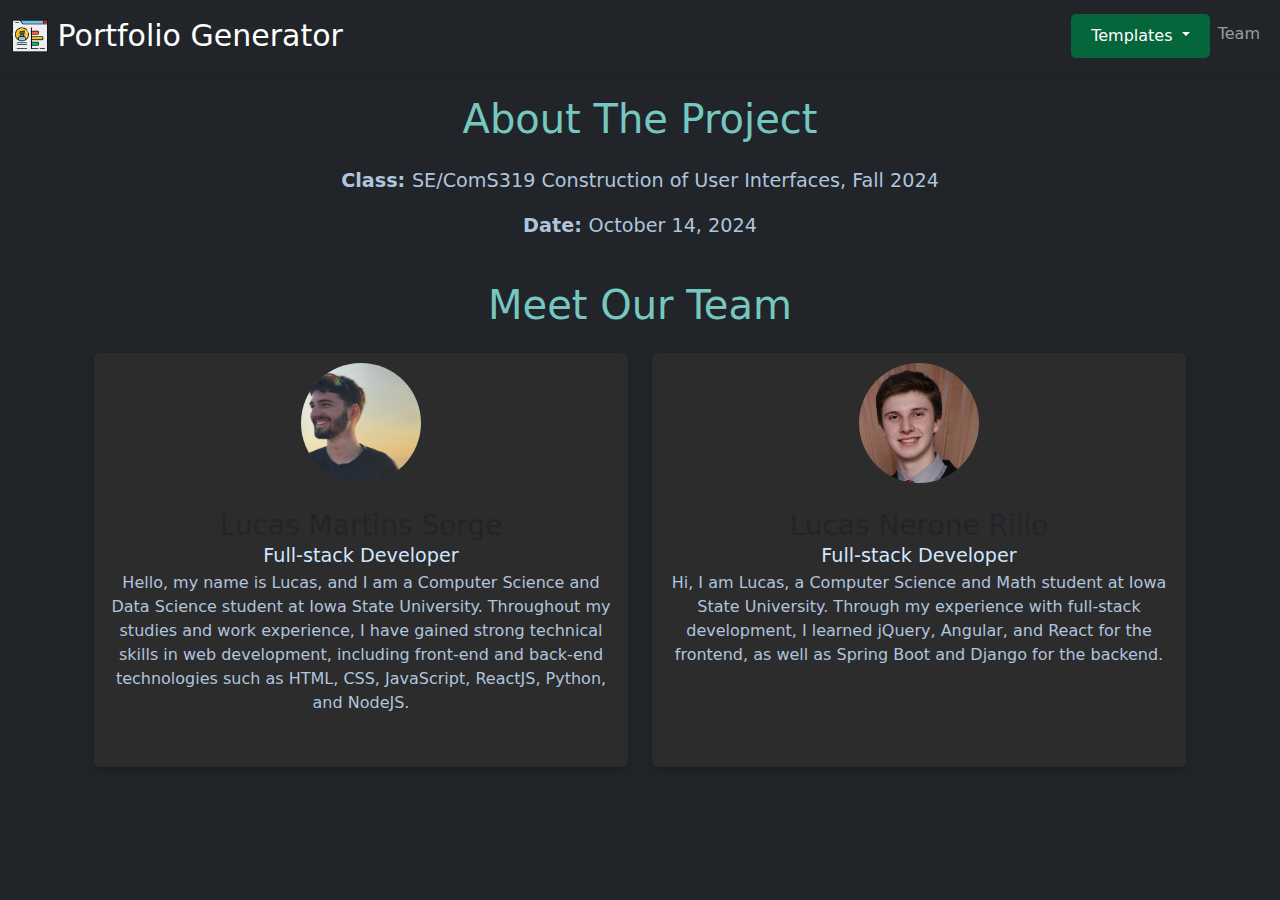
<file: team.html>
<!DOCTYPE html>
<html lang="en">
<head>
    <meta charset="UTF-8" />
    <meta name="viewport" content="width=device-width, initial-scale=1.0" />
    <title>Our Team</title>
    <link
            href="https://cdn.jsdelivr.net/npm/bootstrap@5.3.0-alpha1/dist/css/bootstrap.min.css"
            rel="stylesheet"
    />
    <script
            src="https://cdn.jsdelivr.net/npm/bootstrap@5.3.3/dist/js/bootstrap.bundle.min.js"
            integrity="sha384-YvpcrYf0tY3lHB60NNkmXc5s9fDVZLESaAA55NDzOxhy9GkcIdslK1eN7N6jIeHz"
            crossorigin="anonymous"
    ></script>
    <link rel="stylesheet" href="../styles/team.css" />
</head>
<body class="bg-dark text-light">
<!-- Top Navigation Bar -->
<nav class="navbar navbar-expand-lg navbar-dark bg-dark">
    <div class="container-fluid">
        <a class="navbar-brand" href="./index.html" style="font-size: 30px">
            <img id="navbarImage" src="" alt="" height="36px" class="d-inline-block align-text-top">
            Portfolio Generator
        </a>
        <button
                class="navbar-toggler"
                type="button"
                data-bs-toggle="collapse"
                data-bs-target="#navbarNav"
                aria-controls="navbarNav"
                aria-expanded="false"
                aria-label="Toggle navigation"
        >
            <span class="navbar-toggler-icon"></span>
        </button>
        <div class="collapse navbar-collapse" id="navbarNav">
            <ul class="navbar-nav ms-auto">
                <li class="nav-item dropdown">
                    <a
                            class="nav-link dropdown-toggle"
                            href="#"
                            id="navbarDropdown"
                            role="button"
                            data-bs-toggle="dropdown"
                            aria-expanded="false"
                    >
                        <i class="bi bi-layout-text-sidebar-reverse"></i> Templates
                    </a>
                    <ul class="dropdown-menu" aria-labelledby="navbarDropdown">
                        <li>
                            <a
                                    class="dropdown-item"
                                    href="../templates/template1/index.html"
                            >Template 1</a
                            >
                        </li>
                        <li>
                            <a
                                    class="dropdown-item"
                                    href="../templates/template2/index.html"
                            >Template 2</a
                            >
                        </li>
                    </ul>
                </li>
                <li class="nav-item">
                    <a class="nav-link" href="./team.html"
                    ><i class="bi bi-people-fill"></i> Team</a
                    >
                </li>
            </ul>
        </div>
    </div>
</nav>

<!-- Team Content -->
<div class="container text-center mt-4">
    <section>
        <h1 class="h2">About The Project</h1>
        <p class="project-description">
            <strong>Class: </strong>SE/ComS319 Construction of User Interfaces, Fall 2024
        </p>
        <p class="project-description">
            <strong>Date: </strong>October 14, 2024
        </p>
        <br />
    </section>
    <section>
        <h1 class="h2">Meet Our Team</h1>
        <div id="team" class="row mx-auto"></div>
    </section>
</div>
<script src="team.js"></script>
</body>
</html>
</file>
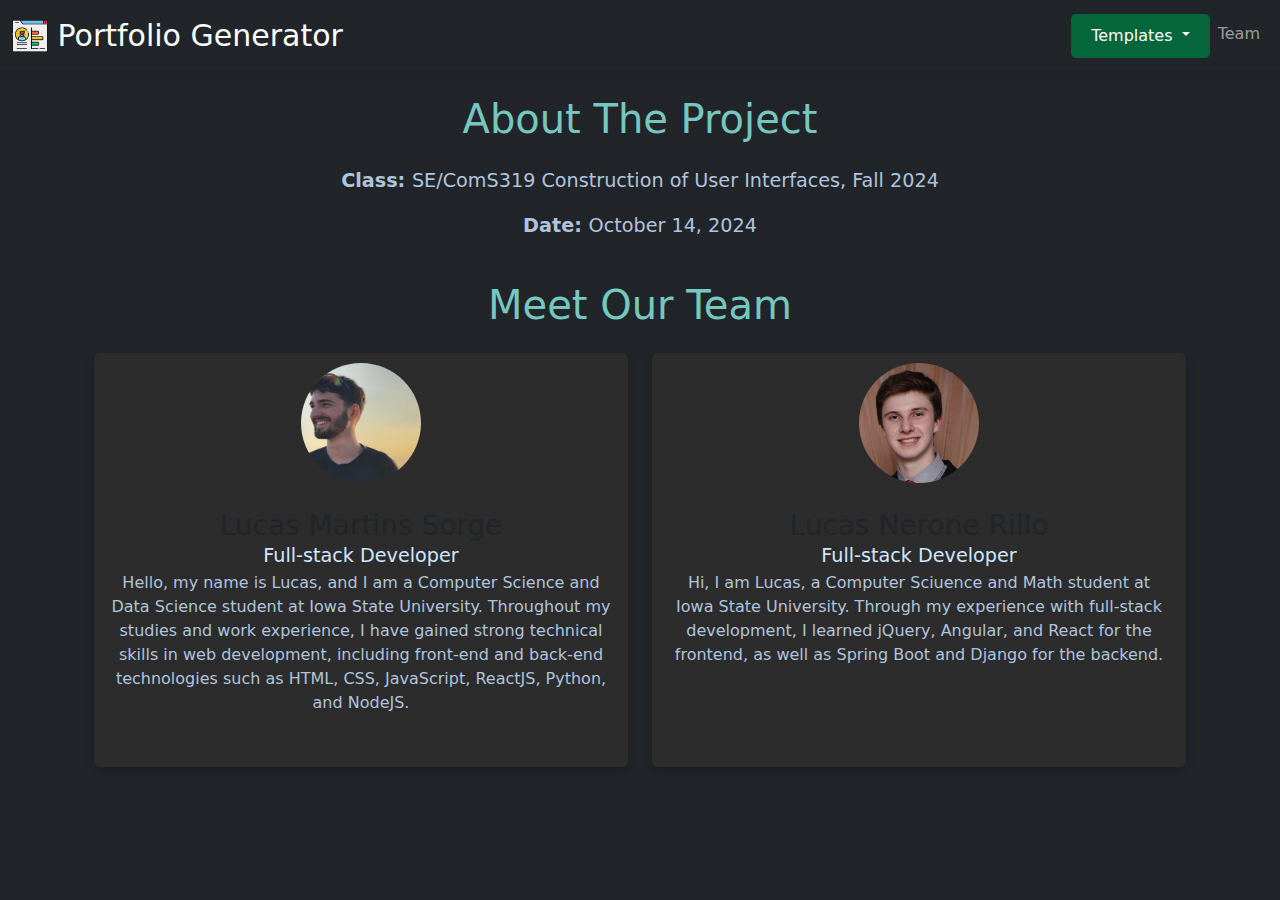
<file: Portfolio_Templates/team.html>
<!DOCTYPE html>
<html lang="en">
<head>
    <meta charset="UTF-8" />
    <meta name="viewport" content="width=device-width, initial-scale=1.0" />
    <title>Our Team</title>
    <link
            href="https://cdn.jsdelivr.net/npm/bootstrap@5.3.0-alpha1/dist/css/bootstrap.min.css"
            rel="stylesheet"
    />
    <script
            src="https://cdn.jsdelivr.net/npm/bootstrap@5.3.3/dist/js/bootstrap.bundle.min.js"
            integrity="sha384-YvpcrYf0tY3lHB60NNkmXc5s9fDVZLESaAA55NDzOxhy9GkcIdslK1eN7N6jIeHz"
            crossorigin="anonymous"
    ></script>
    <link rel="stylesheet" href="team.css" />
</head>
<body class="bg-dark text-light">
<!-- Top Navigation Bar -->
<nav class="navbar navbar-expand-lg navbar-dark bg-dark">
    <div class="container-fluid">
        <a class="navbar-brand" href="./index.html" style="font-size: 30px">
            <img src="./myotherimages/professional-portfolio.png" alt="" height="36px" class="d-inline-block align-text-top">
            Portfolio Generator
        </a>
        <button
                class="navbar-toggler"
                type="button"
                data-bs-toggle="collapse"
                data-bs-target="#navbarNav"
                aria-controls="navbarNav"
                aria-expanded="false"
                aria-label="Toggle navigation"
        >
            <span class="navbar-toggler-icon"></span>
        </button>
        <div class="collapse navbar-collapse" id="navbarNav">
            <ul class="navbar-nav ms-auto">
                <li class="nav-item dropdown">
                    <a
                            class="nav-link dropdown-toggle"
                            href="#"
                            id="navbarDropdown"
                            role="button"
                            data-bs-toggle="dropdown"
                            aria-expanded="false"
                    >
                        <i class="bi bi-layout-text-sidebar-reverse"></i> Templates
                    </a>
                    <ul class="dropdown-menu" aria-labelledby="navbarDropdown">
                        <li>
                            <a
                                    class="dropdown-item"
                                    href="./templates/template1/index.html"
                            >Template 1</a
                            >
                        </li>
                        <li>
                            <a
                                    class="dropdown-item"
                                    href="./templates/template2/index.html"
                            >Template 2</a
                            >
                        </li>
                    </ul>
                </li>
                <li class="nav-item">
                    <a class="nav-link" href="./team.html"
                    ><i class="bi bi-people-fill"></i> Team</a
                    >
                </li>
            </ul>
        </div>
    </div>
</nav>

<!-- Team Content -->
<div class="container text-center mt-4">
    <section>
        <h1 class="h2">About The Project</h1>
        <p class="project-description">
            <strong>Class: </strong>SE/ComS319 Construction of User Interfaces, Fall 2024
        </p>
        <p class="project-description">
            <strong>Date: </strong>October 14, 2024
        </p>
        <br />
    </section>
    <section>
        <h1 class="h2">Meet Our Team</h1>
        <div id="team" class="row mx-auto"></div>
    </section>
</div>
<script src="team.js"></script>
</body>
</html>
</file>
<file: styles/team.css>
/* General Page Layout */
body {
    background-color: #1c1c1c;
    color: #f8f9fa;
}

.text-muted {
    color: #b0c4de !important;
}

/* Navbar */
.navbar-nav .nav-link.dropdown-toggle {
    background-color: #05653b;
    color: #fff;
    padding: 10px 20px;
    border-radius: 5px;
    transition: background-color 0.3s ease, transform 0.3s ease;
}

.navbar-nav .nav-link.dropdown-toggle:hover {
    background-color: #038030;
    color: #fff;
    transform: scale(1.05);
}

nav {
    background-color: #333;
    box-shadow: 0 4px 10px rgba(0, 0, 0, 0.1);
}

.nav-item .dropdown-menu {
    background-color: #343a40;
    border: none;
    border-radius: 5px;
    margin-top: 10px;
    width: 100%;
}

.dropdown-menu .dropdown-item {
    color: #f8f9fa;
    padding: 10px 20px;
    transition: background-color 0.3s ease, color 0.3s ease;
}

.dropdown-menu .dropdown-item:hover {
    background-color: #05653b;
    color: #fff;
}

.dropdown-menu .dropdown-item:focus,
.dropdown-menu .dropdown-item:active {
    background-color: #05653b;
    color: #fff;
}

/* Custom Styles for the Team Page */
.project-description {
    color: #b0c4de;
    font-size: 1.2rem;
}

h1.h2 {
    color: #76c7c0;
    font-size: 2.5rem;
    margin-bottom: 1.5rem;
}

#team .card {
    background-color: #2c2c2c;
    border: none;
    margin-bottom: 20px;
    box-shadow: 0 4px 8px rgba(0, 0, 0, 0.2);
}

#team .card img {
    border-radius: 50%;
    margin: 10px auto;
    width: 120px;
    height: 120px;
}

#team .card-title {
    font-size: 1.5rem;
    color: #76c7c0;
    font-weight: bold;
}

#team .card-text,
#team .bio {
    color: #d1e7ff;
    font-size: 1rem;
    line-height: 1.5;
}

#team .card .role {
    font-size: 1.1rem;
    color: #76c7c0;
    font-weight: 500;
    margin-bottom: 15px;
}

#team .card:hover {
    transform: scale(1.05);
    transition: transform 0.3s ease;
}
</file>
<file: Portfolio_Templates/team.css>
/* General Page Layout */
body {
    background-color: #1c1c1c;
    color: #f8f9fa;
}

.text-muted {
    color: #b0c4de !important;
}

/* Navbar */
.navbar-nav .nav-link.dropdown-toggle {
    background-color: #05653b;
    color: #fff;
    padding: 10px 20px;
    border-radius: 5px;
    transition: background-color 0.3s ease, transform 0.3s ease;
}

.navbar-nav .nav-link.dropdown-toggle:hover {
    background-color: #038030;
    color: #fff;
    transform: scale(1.05);
}

nav {
    background-color: #333;
    box-shadow: 0 4px 10px rgba(0, 0, 0, 0.1);
}

.nav-item .dropdown-menu {
    background-color: #343a40;
    border: none;
    border-radius: 5px;
    margin-top: 10px;
    width: 100%;
}

.dropdown-menu .dropdown-item {
    color: #f8f9fa;
    padding: 10px 20px;
    transition: background-color 0.3s ease, color 0.3s ease;
}

.dropdown-menu .dropdown-item:hover {
    background-color: #05653b;
    color: #fff;
}

.dropdown-menu .dropdown-item:focus,
.dropdown-menu .dropdown-item:active {
    background-color: #05653b;
    color: #fff;
}

/* Custom Styles for the Team Page */
.project-description {
    color: #b0c4de;
    font-size: 1.2rem;
}

h1.h2 {
    color: #76c7c0;
    font-size: 2.5rem;
    margin-bottom: 1.5rem;
}

#team .card {
    background-color: #2c2c2c;
    border: none;
    margin-bottom: 20px;
    box-shadow: 0 4px 8px rgba(0, 0, 0, 0.2);
}

#team .card img {
    border-radius: 50%;
    margin: 10px auto;
    width: 120px;
    height: 120px;
}

#team .card-title {
    font-size: 1.5rem;
    color: #76c7c0;
    font-weight: bold;
}

#team .card-text,
#team .bio {
    color: #d1e7ff;
    font-size: 1rem;
    line-height: 1.5;
}

#team .card .role {
    font-size: 1.1rem;
    color: #76c7c0;
    font-weight: 500;
    margin-bottom: 15px;
}

#team .card:hover {
    transform: scale(1.05);
    transition: transform 0.3s ease;
}
</file>
